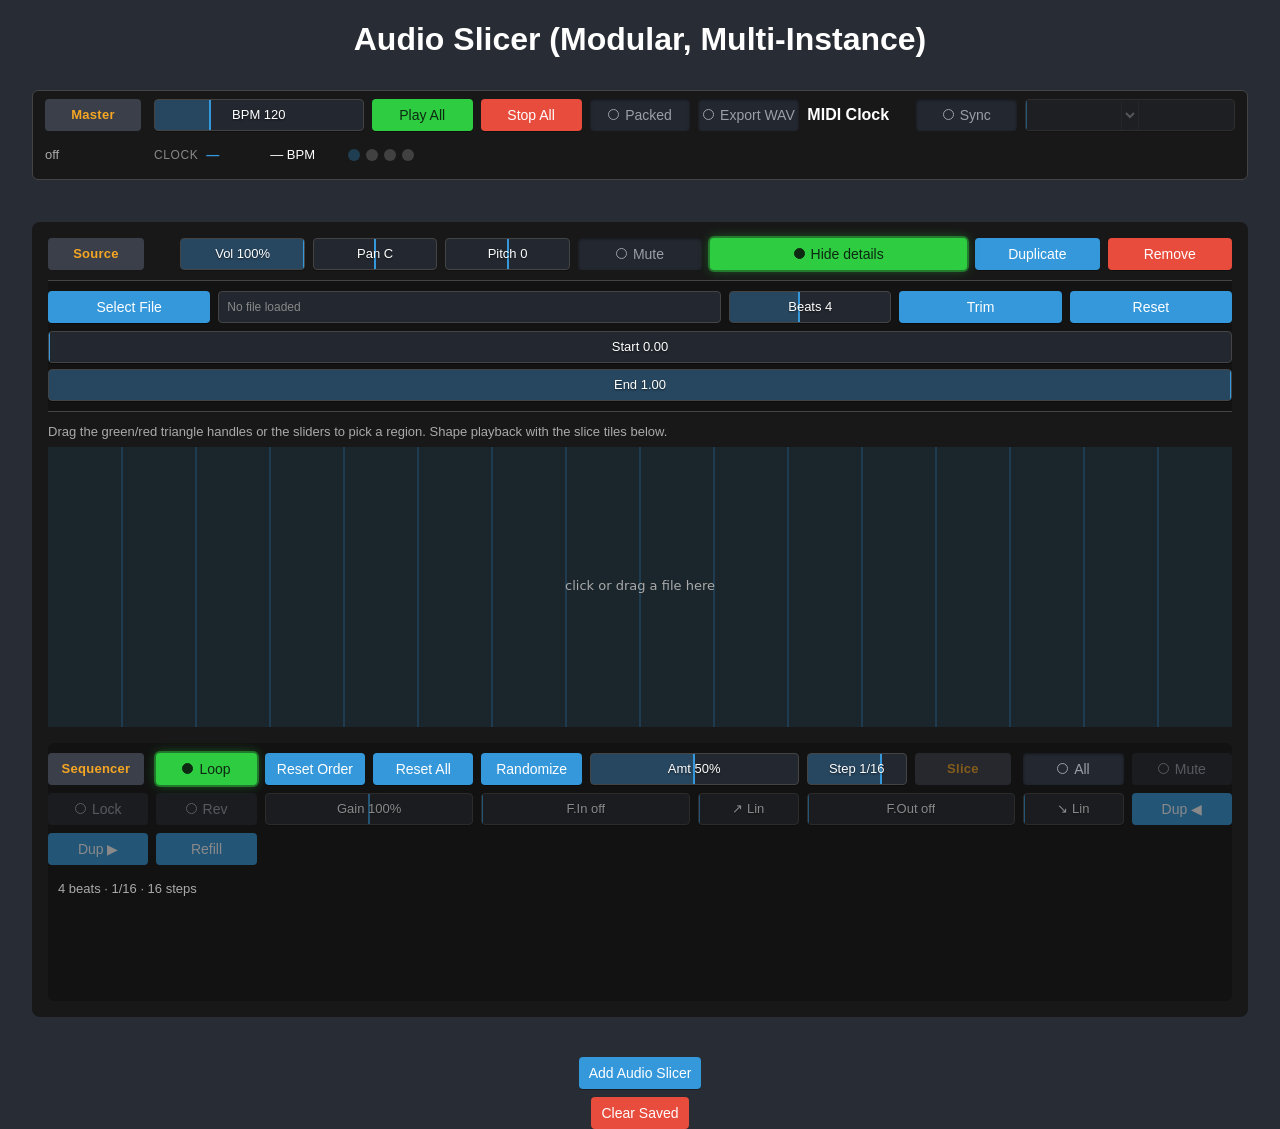
<file: public/index.html>
<!DOCTYPE html>
<html lang="en">
<head>
	<meta charset="utf-8" />
	<title>Audio Slicer Modular</title>
	<link rel="icon" href="data:," />
	<link rel="stylesheet" href="css/styles.css" />
</head>
<body>
	<h1>Audio Slicer (Modular, Multi-Instance)</h1>
	<div id="midiBar"></div>
	<div id="slicers"></div>
	<button id="addSlicerBtn">Add Audio Slicer</button>
	<button id="clearStateBtn">Clear Saved</button>
	<script type="module" src="js/main.js"></script>
</body>
</html>
</file>
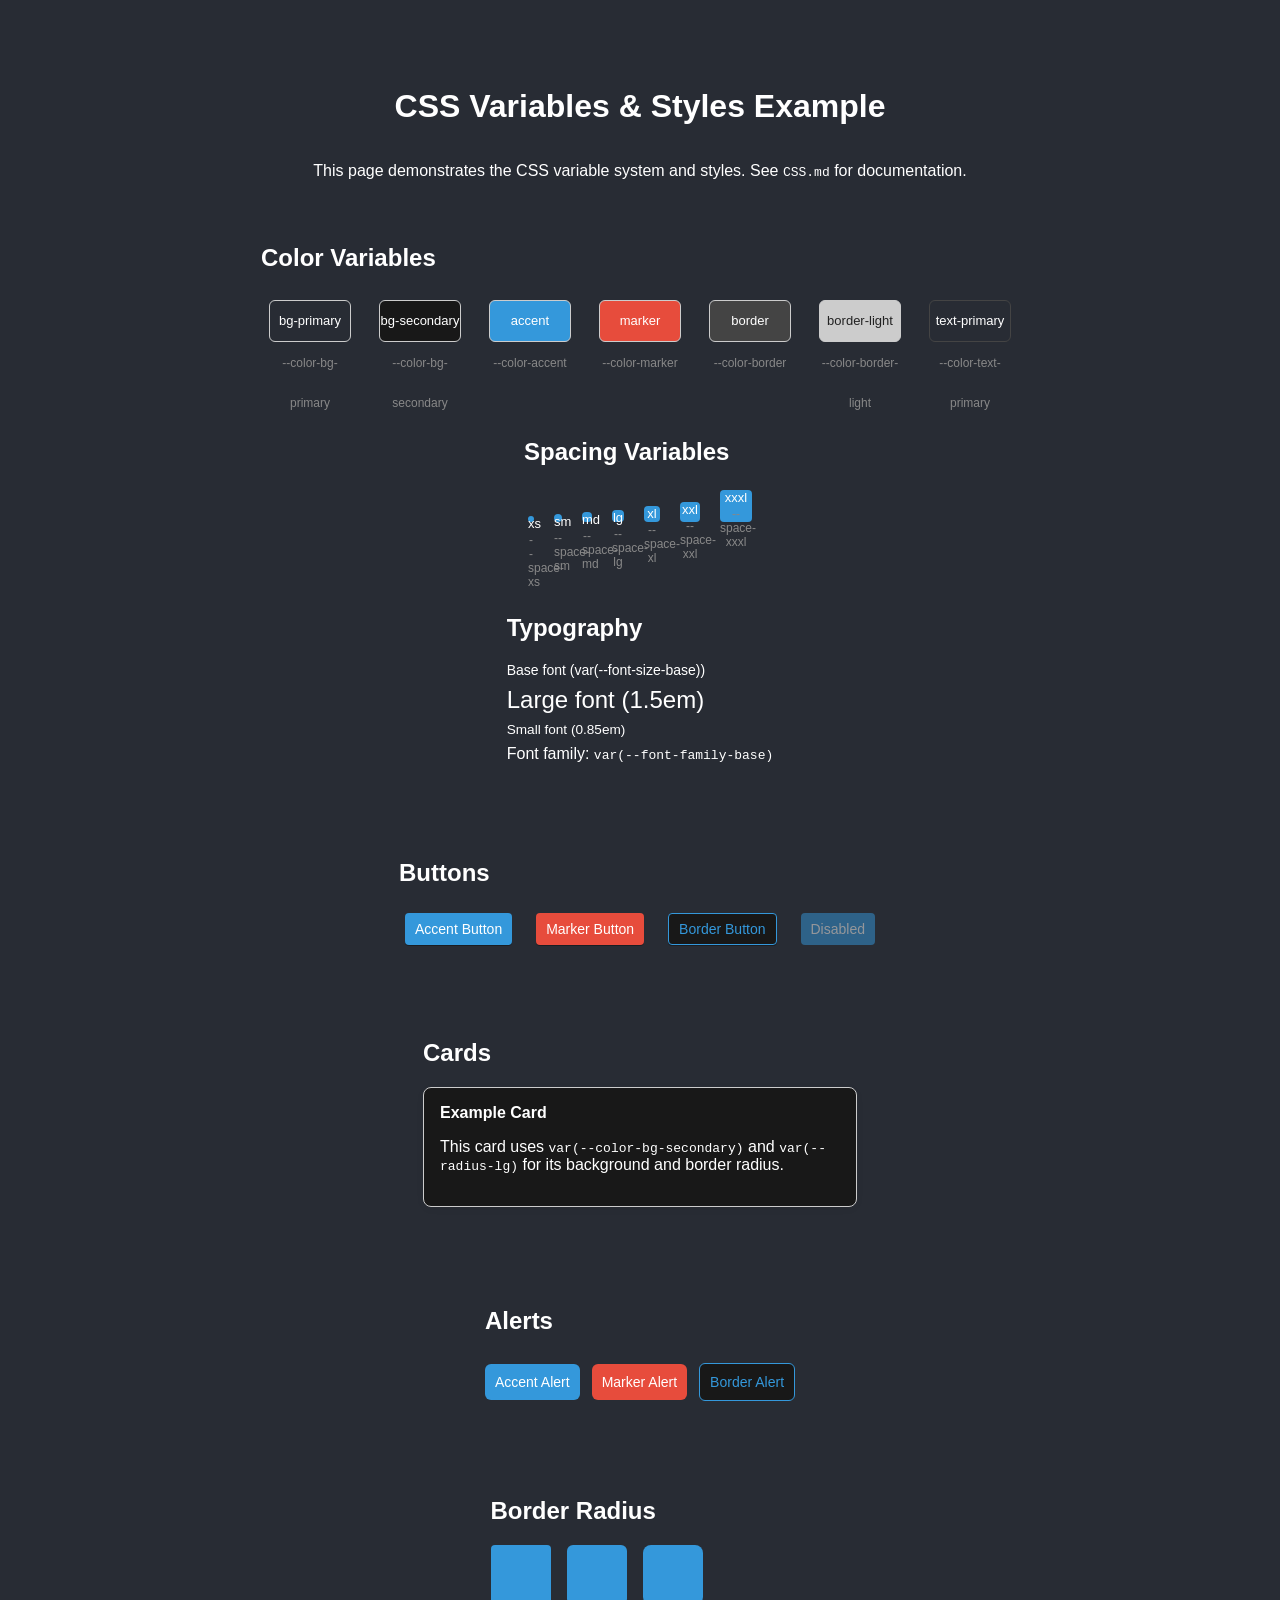
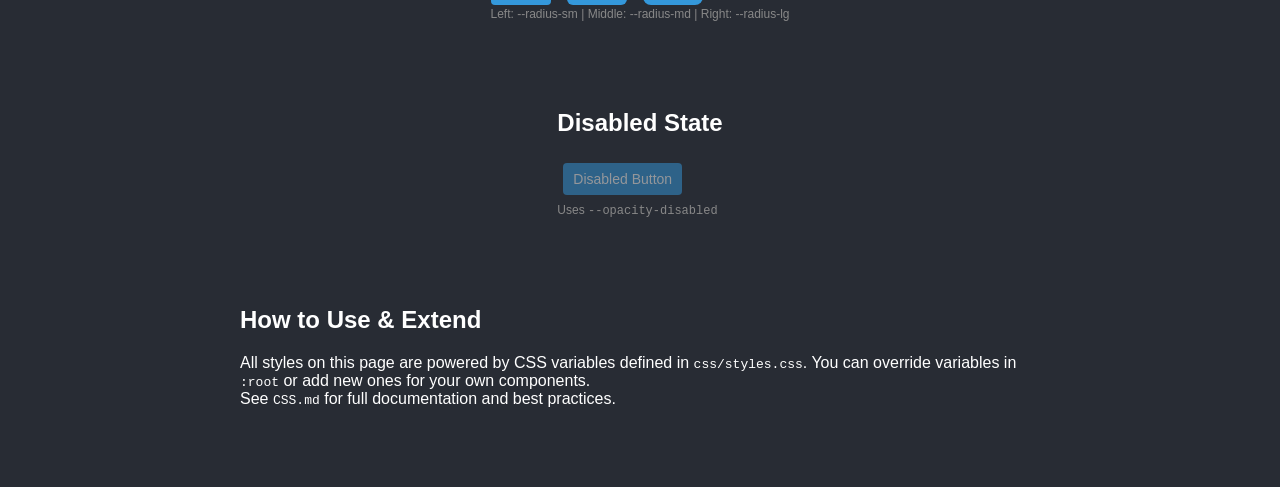
<file: public/example.html>
<!DOCTYPE html>
<html lang="en">
<head>
	<meta charset="UTF-8">
	<title>CSS Variables & Styles Example Page</title>
	<meta name="viewport" content="width=600, initial-scale=1">
	<link rel="stylesheet" href="css/styles.css">
	<link rel="stylesheet" href="css/example.css">
</head>
<body class="example-demo">
	<h1>CSS Variables & Styles Example</h1>
	<p>This page demonstrates the CSS variable system and styles. See <code>CSS.md</code> for documentation.</p>

	<div class="section">
		<h2>Color Variables</h2>
		<div class="swatch-row">
			<div class="example-color bg-primary color-primary">bg-primary<br><span class="var-label">--color-bg-primary</span></div>
			<div class="example-color bg-secondary color-primary">bg-secondary<br><span class="var-label">--color-bg-secondary</span></div>
			<div class="example-color bg-accent color-white">accent<br><span class="var-label">--color-accent</span></div>
			<div class="example-color bg-marker color-white">marker<br><span class="var-label">--color-marker</span></div>
			<div class="example-color bg-border color-white">border<br><span class="var-label">--color-border</span></div>
			<div class="example-color bg-border-light color-black">border-light<br><span class="var-label">--color-border-light</span></div>
			<div class="example-color text">text-primary<br><span class="var-label">--color-text-primary</span></div>
		</div>
	</div>

	<div class="section">
		<h2>Spacing Variables</h2>
		<div class="spacing-row">
			<div class="example-spacing space-xs">xs<br><span class="var-label">--space-xs</span></div>
			<div class="example-spacing space-sm">sm<br><span class="var-label">--space-sm</span></div>
			<div class="example-spacing space-md">md<br><span class="var-label">--space-md</span></div>
			<div class="example-spacing space-lg">lg<br><span class="var-label">--space-lg</span></div>
			<div class="example-spacing space-xl">xl<br><span class="var-label">--space-xl</span></div>
			<div class="example-spacing space-xxl">xxl<br><span class="var-label">--space-xxl</span></div>
			<div class="example-spacing space-xxxl">xxxl<br><span class="var-label">--space-xxxl</span></div>
		</div>
	</div>

	<div class="section">
		<h2>Typography</h2>
		<div class="example-font font-base">Base font (var(--font-size-base))</div>
		<div class="example-font font-large">Large font (1.5em)</div>
		<div class="example-font font-small">Small font (0.85em)</div>
		<div class="example-font" style="font-family: var(--font-family-base);">Font family: <code>var(--font-family-base)</code></div>
	</div>

	<div class="section">
		<h2>Buttons</h2>
		<div class="btn-row">
			<button class="example-btn btn-accent">Accent Button</button>
			<button class="example-btn btn-marker">Marker Button</button>
			<button class="example-btn btn-border">Border Button</button>
			<button class="example-btn btn-accent btn-disabled" disabled>Disabled</button>
		</div>
	</div>

	<div class="section">
		<h2>Cards</h2>
		<div class="example-card">
			<strong>Example Card</strong>
			<p>This card uses <code>var(--color-bg-secondary)</code> and <code>var(--radius-lg)</code> for its background and border radius.</p>
		</div>
	</div>

	<div class="section">
		<h2>Alerts</h2>
		<div class="alert-row">
			<div class="example-alert alert-accent">Accent Alert</div>
			<div class="example-alert alert-marker">Marker Alert</div>
			<div class="example-alert alert-border">Border Alert</div>
		</div>
	</div>

	<div class="section">
		<h2>Border Radius</h2>
		<div class="flex-row">
			<div class="w60 h60 bg-accent radius-sm"></div>
			<div class="w60 h60 bg-accent radius-md"></div>
			<div class="w60 h60 bg-accent radius-lg"></div>
		</div>
		<div class="var-label">Left: --radius-sm | Middle: --radius-md | Right: --radius-lg</div>
	</div>

	<div class="section">
		<h2>Disabled State</h2>
		<button class="example-btn btn-accent btn-disabled" disabled>Disabled Button</button>
		<span class="var-label">Uses <code>--opacity-disabled</code></span>
	</div>

	<div class="section">
		<h2>How to Use & Extend</h2>
		<p>
			All styles on this page are powered by CSS variables defined in <code>css/styles.css</code>. You can override variables in <code>:root</code> or add new ones for your own components.<br>
			See <code>CSS.md</code> for full documentation and best practices.
		</p>
	</div>
</body>
</html>
</file>
<file: public/css/styles.css>
:root {
	/* Colors */
	--color-bg-primary: #282c34;
	--color-bg-secondary: #181818;
	--color-text-primary: #ffffff;
	--color-accent: #3498db;
	--color-marker: #e74c3c;
	--color-border: #444;
	--color-border-light: #ccc;

	/* Border radius */
	--radius-sm: 4px;
	--radius-md: 6px;
	--radius-lg: 8px;

	/* Spacing */
	--space-xs:   6px;
	--space-sm:   8px;
	--space-md:  10px;
	--space-lg:  12px;
	--space-xl:  16px;
	--space-xxl: 20px;
	--space-xxxl:32px;

	/* Font */
	--font-family-base: sans-serif;
	--font-size-base:  14px;

	/* Transition */
	--transition-fast: 0.2s;
	--transition-press: 0.08s;

	/* Opacity */
	--opacity-disabled: 0.5;

	/* Semantic action colors + per-state shades.
	   Neutral = blue (default), positive = green (play / on), danger = red
	   (stop / destructive). Each action gets a resting, hover and pressed shade
	   so every control reads the same way: hover lightens, press darkens. */
	--color-accent-hover:    #4aa9e6;
	--color-accent-active:   #2c80b8;
	--color-positive:        #2ecc40;
	--color-positive-hover:  #43d957;
	--color-positive-active: #25a833;
	--color-on-positive:     #0d2912;   /* dark text on green for contrast */
	--color-danger:          #e74c3c;
	--color-danger-hover:    #ef6253;
	--color-danger-active:   #c0392b;

	/* Input/select surface (a touch lighter than the container so fields read). */
	--color-input-bg:        #23272f;
	--color-border-hover:    #5a5f68;

	/* Section-label chip: neutral grey plate with bold orange title text. */
	--color-label-bg:        #3a3f4a;
	--color-label-text:      #f5a623;

	/* Shared focus ring + raised-button shadow. */
	--focus-ring:    0 0 0 3px rgba(255, 255, 255, 0.30);
	--focus-ring-accent: 0 0 0 3px rgba(52, 152, 219, 0.30);
	--shadow-btn:    0 1px 0 rgba(0, 0, 0, 0.35);

	/* --- Layout grid ---------------------------------------------------------
	   A single relative base unit drives every height, gap and column width, so
	   the whole UI scales with the root font size (and never hard-codes layout
	   pixels). Bump --ui-scale for a roomier mode or a user "size" preference and
	   the toolbars, control heights, gaps and knobs all grow together. */
	--ui-scale:    1;
	--grid-unit:   calc(0.5rem * var(--ui-scale));  /* base rhythm  (~8px @ 1)  */
	--gap:         var(--grid-unit);                /* gap between cells        */
	--control-h:   calc(var(--grid-unit) * 4);      /* one interface row (~32px)*/
	--col-min:     calc(var(--grid-unit) * 12);     /* min column width (~96px) */
	--tile-h:      calc(var(--grid-unit) * 11);     /* sequencer tile row (~88px)*/
}

/* Basic reset and layout */
body {
	margin: 0;
	padding: 0;
	background: var(--color-bg-primary);
	color: var(--color-text-primary);
	font-family: var(--font-family-base);
	display: flex;
	flex-direction: column;
	align-items: center;
}

#slicers {
	width: 100%;
	display: flex;
	flex-direction: column;
	align-items: center;
}

/* Footer actions (Add Slicer / Clear Saved) sit outside any grid — give them
   back the breathing room the old per-button margin used to provide. */
#addSlicerBtn,
#clearStateBtn {
	margin: var(--grid-unit) auto 0;
}

/* Dropzone */
#dropzone {
	width: 300px;
	height: 80px;
	border: 2px dashed var(--color-accent);
	border-radius: var(--radius-lg);
	color: var(--color-accent);
	text-align: center;
	line-height: 80px;
	margin: var(--space-xxl) auto;
	cursor: pointer;
	transition: background-color var(--transition-fast);
}
#dropzone:hover {
	background-color: rgba(52, 152, 219, 0.06);
}
#dropzone.drag-over {
	background-color: rgba(52, 152, 219, 0.1); /* Could be var(--color-accent) with alpha, but CSS vars don't support alpha directly */
}

/* Subdivisions label and select */
label[for="subdivisions"] {
	margin-right: var(--space-sm);
}
#subdivisions {
	margin-right: var(--space-xl);
}

/* Button styling.
   Five states for every button: resting (inactive), hover, active (pressed),
   focus-visible (keyboard ring) and disabled. Neutral is the blue default;
   intent variants below recolour resting/hover/active. The `:not(:disabled)`
   guards keep hover/press effects from firing on a dimmed, dead button. */
button {
	background-color: var(--color-accent);
	color: var(--color-text-primary);
	border: none;
	border-radius: var(--radius-sm);
	box-sizing: border-box;
	min-height: var(--control-h);
	padding: 0 var(--space-md);
	cursor: pointer;
	font-size: var(--font-size-base);
	/* Center the label so every button shares one baseline regardless of width. */
	display: inline-flex;
	align-items: center;
	justify-content: center;
	box-shadow: var(--shadow-btn);
	transition: background-color var(--transition-fast),
	            box-shadow       var(--transition-fast),
	            transform        var(--transition-press) ease;
}
button:hover:not(:disabled) {
	background-color: var(--color-accent-hover);
}
button:active:not(:disabled) {
	background-color: var(--color-accent-active);
	transform: translateY(1px);
	box-shadow: none;
}
button:focus-visible {
	outline: none;
	box-shadow: var(--focus-ring);
}
button:disabled {
	opacity: var(--opacity-disabled);
	cursor: not-allowed;
	box-shadow: none;
}
/* display:inline-flex above would otherwise defeat the [hidden] attribute. */
button[hidden] {
	display: none;
}

/* Intent: primary / "go" (green) — Play, Play Seq. Dark text for contrast. */
.slicer-playpause-btn,
.seq-play-btn {
	background-color: var(--color-positive);
	color: var(--color-on-positive);
}
.slicer-playpause-btn:hover:not(:disabled),
.seq-play-btn:hover:not(:disabled) {
	background-color: var(--color-positive-hover);
}
.slicer-playpause-btn:active:not(:disabled),
.seq-play-btn:active:not(:disabled) {
	background-color: var(--color-positive-active);
}

/* Intent: stop / destructive (red) — Stop, Stop Seq, Remove, Clear Saved. */
.slicer-stop-btn,
.seq-stop-btn,
.slicer-remove-btn,
#clearStateBtn {
	background-color: var(--color-danger);
}
.slicer-stop-btn:hover:not(:disabled),
.seq-stop-btn:hover:not(:disabled),
.slicer-remove-btn:hover:not(:disabled),
#clearStateBtn:hover:not(:disabled) {
	background-color: var(--color-danger-hover);
}
.slicer-stop-btn:active:not(:disabled),
.seq-stop-btn:active:not(:disabled),
.slicer-remove-btn:active:not(:disabled),
#clearStateBtn:active:not(:disabled) {
	background-color: var(--color-danger-active);
}

/* Section-label chip — a reusable title plate (e.g. "Source", "Sequencer").
   Neutral grey, bold orange text, and a full grid citizen: it takes --control-h
   height and whatever column span setSpan() gives it, so it scales with the rest
   of the system. */
.ui-label {
	display: inline-flex;
	align-items: center;
	justify-content: center;
	box-sizing: border-box;
	/* Fixed width so the section titles (Master / Source / Sequencer) are all the
	   same size across their toolbars, instead of stretching to each grid's column
	   width. --col-min is the grid column minimum, so it never overflows a cell. */
	width: var(--col-min);
	justify-self: start;
	min-height: var(--control-h);
	padding: 0 var(--space-md);
	border-radius: var(--radius-sm);
	background: var(--color-label-bg);
	color: var(--color-label-text);
	font-size: 13px;
	font-weight: bold;
	letter-spacing: 0.02em;
	white-space: nowrap;
	user-select: none;
}
/* Disabled section label (e.g. "Slice" while no slice is selected). */
.ui-label.disabled {
	opacity: var(--opacity-disabled);
}

/* --- Form controls: selects, text/number inputs, file picker, checkbox ---
   Same five-state language as buttons: a resting field surface, a brighter
   border on hover, an accent border + ring on focus, and a dim/no-cursor
   disabled look. */
select,
input[type="number"],
input[type="text"] {
	background-color: var(--color-input-bg);
	color: var(--color-text-primary);
	border: 1px solid var(--color-border);
	border-radius: var(--radius-sm);
	box-sizing: border-box;
	min-height: var(--control-h);
	padding: 0 var(--space-sm);
	font-family: inherit;
	font-size: 13px;
	transition: border-color var(--transition-fast),
	            box-shadow   var(--transition-fast);
}
select {
	cursor: pointer;
}
select:hover:not(:disabled),
input[type="number"]:hover:not(:disabled),
input[type="text"]:hover:not(:disabled) {
	border-color: var(--color-border-hover);
}
select:focus-visible,
input[type="number"]:focus-visible,
input[type="text"]:focus-visible {
	outline: none;
	border-color: var(--color-accent);
	box-shadow: var(--focus-ring-accent);
}
select:disabled,
input[type="number"]:disabled,
input[type="text"]:disabled {
	opacity: var(--opacity-disabled);
	cursor: not-allowed;
}

/* File picker: style its embedded button as a neutral button with states. */
input[type="file"] {
	color: var(--color-text-primary);
	font-size: 13px;
}
input[type="file"]::file-selector-button {
	background-color: var(--color-accent);
	color: var(--color-text-primary);
	border: none;
	border-radius: var(--radius-sm);
	min-height: calc(var(--control-h) - 2px);
	padding: 0 var(--space-md);
	margin-right: var(--space-sm);
	cursor: pointer;
	font-size: 13px;
	box-shadow: var(--shadow-btn);
	transition: background-color var(--transition-fast);
}
input[type="file"]::file-selector-button:hover {
	background-color: var(--color-accent-hover);
}
input[type="file"]:focus-visible {
	outline: none;
}
input[type="file"]:focus-visible::file-selector-button {
	box-shadow: var(--focus-ring);
}

/* Checkbox: tint with the accent, add a hover affordance and a focus ring. */
input[type="checkbox"] {
	accent-color: var(--color-accent);
	width: 15px;
	height: 15px;
	cursor: pointer;
	transition: filter var(--transition-fast);
}
input[type="checkbox"]:hover:not(:disabled) {
	filter: brightness(1.2);
}
input[type="checkbox"]:focus-visible {
	outline: none;
	border-radius: 3px;
	box-shadow: var(--focus-ring);
}
input[type="checkbox"]:disabled {
	opacity: var(--opacity-disabled);
	cursor: not-allowed;
}

/* Canvas container */
#canvasContainer {
	position: relative;
	width: 80%;
	max-width: 800px;
	height: 200px;
	margin: var(--space-xxl) auto;
	border: 1px solid var(--color-border);
	border-radius: var(--radius-md);
	overflow: hidden;
}

/* Waveform canvas */
#waveformCanvas {
	width: 100%;
	height: 100%;
	display: block;
}

/* Markers for start/end selection */
.marker {
	position: absolute;
	top: 0;
	width: 2px;
	height: 100%;
	background-color: var(--color-marker);
	cursor: ew-resize;
	z-index: 2;
}
.marker.start {
	left: 0;
}
.marker.end {
	right: 0;
}

/* Segment controls container */
#segmentControls {
	display: flex;
	flex-wrap: wrap;
	justify-content: center;
	margin: 10px auto;
}

/* Audio Slicer Modular styles */
.slicer-container {
	margin: var(--space-xxxl) auto;
	padding: var(--space-xl);
	border-radius: var(--radius-lg);
	/* Two mindsets trade vertical space (see applyEditMode in main.js): perform mode
	   (details hidden) gets a tall sequencer tile row + short waveform; edit mode
	   (.editing, details shown) gets short tiles + a tall waveform. The waveform
	   height is driven in JS; the tile row follows --tile-h here. */
	--tile-h: calc(var(--grid-unit) * 16);   /* perform: tall tiles */
	background: var(--color-bg-secondary);
	position: relative;
	box-sizing: border-box;
	width: min(95vw, 1600px);
}
.slicer-waveform-canvas {
	display: block;
	width: 100%;
}
/* "Source" title at the top-left of each slicer. */
/* Edit mindset: short tiles (the sequencer yields space to the tall waveform). */
.slicer-container.editing {
	--tile-h: calc(var(--grid-unit) * 7);
}
/* The slice hint under the waveform is only relevant while editing. */
.slicer-container:not(.editing) .wave-help {
	display: none;
}
/* --- Control toolbars: a fluid, relative-unit grid -----------------------
   .slicer-controls splits into the interface cluster (flexible) + the knob rack
   (intrinsic). The cluster is an auto-fit grid: it makes as many --col-min
   columns as the width allows and collapses the empty ones, so the row fills
   and reflows on any screen with no breakpoints. Every cell is --control-h tall;
   wider controls span 2 columns (.span-2), full-width ones span the row. */
.slicer-controls {
	margin-bottom: var(--space-lg);
}

.toolbar-cluster {
	display: grid;
	grid-template-columns: repeat(auto-fit, minmax(var(--col-min), 1fr));
	/* Rows are one control tall by default, but grow to fit taller full-width
	   content (the Show-details panel stacks two control-height region sliders,
	   which a fixed --control-h row would clip onto the waveform below). */
	grid-auto-rows: minmax(var(--control-h), auto);
	align-items: stretch;
	gap: var(--gap);
}

/* Controls fill their grid cell so a row of buttons reads as even columns;
   keep labels on one line so a narrow cell never wraps the text. */
.toolbar-cluster > button,
.seq-toolbar > button,
.midi-bar > button {
	width: 100%;
	margin: 0;
	white-space: nowrap;
}

/* Per-item grid sizing. Every cell spans --col-span columns and --row-span rows
   (default 1×1). Assign per control either inline — el.style.setProperty(
   '--col-span', 3) — or with the .span-N / .row-N / .span-full helpers below.
   This is the single knob for "how many grid units does this item take". */
.toolbar-cluster > *,
.seq-toolbar > *,
.midi-bar > * {
	grid-column: span var(--col-span, 1);
	grid-row:    span var(--row-span, 1);
}
.span-2 { --col-span: 2; }
.span-3 { --col-span: 3; }
.span-4 { --col-span: 4; }
.row-2  { --row-span: 2; }
.row-3  { --row-span: 3; }
/* Full-width cell (scoped so it outranks the generic span rule above). */
.toolbar-cluster > .span-full,
.seq-toolbar     > .span-full,
.midi-bar        > .span-full { grid-column: 1 / -1; }

/* A label+control field (File, Units) behaves as one cell. */
.toolbar-field {
	display: flex;
	align-items: center;
	gap: var(--space-xs);
	min-height: var(--control-h);
	color: var(--color-text-primary);
	font-size: 13px;
	white-space: nowrap;
}
.toolbar-field select,
.toolbar-field input { flex: 1; min-width: 0; }

/* File-details readout: a quiet field-surface cell listing the loaded file's
   name (truncating) and its specs. A grid citizen at --control-h like the rest. */
.file-info {
	display: flex;
	align-items: center;
	gap: var(--space-sm);
	box-sizing: border-box;
	min-width: 0;                /* allow the name to ellipsis inside the cell */
	min-height: var(--control-h);
	padding: 0 var(--space-sm);
	border: 1px solid var(--color-border);
	border-radius: var(--radius-sm);
	background: var(--color-input-bg);
	color: #888;                 /* muted when empty ("No file loaded") */
	font-size: 12px;
}
.file-info.has-file {
	color: var(--color-text-primary);
}
.file-info-name {
	flex: 1 1 auto;
	min-width: 0;
	overflow: hidden;
	text-overflow: ellipsis;
	white-space: nowrap;
	font-weight: 600;
}
.file-info-meta {
	flex: 0 0 auto;
	color: #888;
	font-variant-numeric: tabular-nums;
}

.input-width-60 {
	width: calc(var(--grid-unit) * 7.5);   /* ~60px, scales with the grid */
}

/* --- Collapsible details panel (Start/End numerics + sliders) --- */
.slicer-details {
	margin-top: var(--space-md);
	padding: var(--space-md) 0;               /* top/bottom only — no side padding */
	border-top: 1px solid var(--color-border);
	border-bottom: 1px solid var(--color-border);
	background: rgba(0, 0, 0, 0.20);
}
.slicer-details[hidden] {
	display: none;
}

/* Toggle styling for .slicer-details-btn lives with .seq-loop-btn (search
   "Toggle buttons"). */

/* --- Start/End slider row --- */
.slicer-slider-row {
	display: flex;
	flex-direction: column;
	gap: var(--space-xs);
	padding: var(--space-sm) 0 0 0;
}

.slicer-slider-label {
	display: flex;
	align-items: center;
	gap: var(--space-md);
	color: var(--color-text-primary);
	font-size: var(--font-size-base);
}

.slicer-range-slider,
.seq-rand-level {
	-webkit-appearance: none;
	appearance: none;
	height: 6px;
	border-radius: var(--radius-sm);
	background: var(--color-bg-primary);
	border: 1px solid var(--color-border);
	outline: none;
	cursor: pointer;
	transition: border-color var(--transition-fast),
	            box-shadow   var(--transition-fast);
}
.slicer-range-slider {
	flex: 1;
}

/* Range states (covers start/end + Amount): brighten the track border on
   hover, ring on focus, dim when disabled. */
.slicer-range-slider:hover:not(:disabled),
.seq-rand-level:hover:not(:disabled) {
	border-color: var(--color-border-hover);
}
.slicer-range-slider:focus-visible,
.seq-rand-level:focus-visible {
	border-color: var(--color-accent);
	box-shadow: var(--focus-ring-accent);
}
.slicer-range-slider:disabled,
.seq-rand-level:disabled {
	opacity: var(--opacity-disabled);
	cursor: not-allowed;
}

.slicer-range-slider::-webkit-slider-thumb,
.seq-rand-level::-webkit-slider-thumb {
	-webkit-appearance: none;
	appearance: none;
	width: 16px;
	height: 16px;
	border-radius: 50%;
	background: var(--color-accent);
	border: 2px solid var(--color-text-primary);
	cursor: grab;
	transition: transform var(--transition-fast);
}

.slicer-range-slider:hover::-webkit-slider-thumb,
.seq-rand-level:hover::-webkit-slider-thumb {
	transform: scale(1.1);
}
.slicer-range-slider::-webkit-slider-thumb:active,
.seq-rand-level::-webkit-slider-thumb:active {
	cursor: grabbing;
	transform: scale(1.15);
}

.slicer-range-slider::-moz-range-thumb,
.seq-rand-level::-moz-range-thumb {
	width: 14px;
	height: 14px;
	border-radius: 50%;
	background: var(--color-accent);
	border: 2px solid var(--color-text-primary);
	cursor: grab;
}

.slicer-range-end::-webkit-slider-thumb {
	background: var(--color-marker);
}

.slicer-range-end::-moz-range-thumb {
	background: var(--color-marker);
}

/* --- Sequencer --- */
.sequencer {
	position: relative;   /* anchors the modifier-settings overlay */
	margin-top: var(--space-xl);
	padding: var(--space-md) 0 0;
	border-radius: var(--radius-md);
	background: rgba(0, 0, 0, 0.25);
}

.seq-toolbar {
	display: grid;
	grid-template-columns: repeat(auto-fit, minmax(var(--col-min), 1fr));
	grid-auto-rows: var(--control-h);
	align-items: center;
	gap: var(--gap);
	margin-bottom: var(--space-md);
}
/* Spans for these are assigned per item in main.js (--col-span / .span-full);
   here we just let their inner control fill the wider cell. */
.seq-bpm-label .seq-bpm-input,
.seq-division-label .seq-division-select { flex: 1; min-width: 0; }
.seq-status { margin-left: 0; }


.seq-bpm-label,
.seq-division-label {
	display: flex;
	align-items: center;
	gap: var(--space-xs);
	color: var(--color-text-primary);
	font-size: 13px;
}

.seq-bpm-reset-btn {
	font-size: 12px;
	padding: 2px 8px;
	cursor: pointer;
}

.seq-rand-level-label {
	display: flex;
	align-items: center;
	gap: var(--space-xs);
	color: var(--color-text-primary);
	font-size: 13px;
}

.seq-rand-level {
	width: 90px;
}

.seq-rand-level-value {
	min-width: 32px;
	text-align: right;
	color: #aaa;
	font-variant-numeric: tabular-nums;
}

.seq-status {
	margin-left: var(--space-md);
	color: #aaa;
	font-size: 13px;
}

/* Global MIDI clock sync bar — sits above the slicers as a master tempo control. */
.midi-bar {
	display: grid;
	grid-template-columns: repeat(auto-fit, minmax(var(--col-min), 1fr));
	grid-auto-rows: var(--control-h);
	align-items: center;
	gap: var(--gap);
	/* Full width, matching the slicer panels (same fluid grid as the toolbars). */
	width: min(95vw, 1600px);
	box-sizing: border-box;
	margin: var(--space-md) auto;
	padding: var(--space-sm) var(--space-lg);
	border: 1px solid var(--color-border);
	border-radius: var(--radius-md);
	background: var(--color-bg-secondary);
}

/* Positioned host wrapping the waveform canvas so overlays (background-task band,
   etc.) can float over it without affecting layout. */
.wave-wrap {
	position: relative;
	width: 100%;
}

/* Background-task overlay: a non-interactive band across the bottom 1/8 of the
   waveform, shown while a clip is being processed (time-stretch). Translucent
   blue plate, a translucent highlight progress fill that blends with the
   waveform (invert-ish via mix-blend), and a light label. Fades in/out gently;
   absolutely positioned so it never shifts layout. */
.wave-task {
	position: absolute;
	left: 0;
	right: 0;
	bottom: 0;
	height: 12.5%;                 /* 1/8 of the waveform box */
	display: flex;
	align-items: center;
	overflow: hidden;
	background: rgba(52, 152, 219, 0.22);   /* translucent blue */
	pointer-events: none;          /* no mouse events on this element */
	opacity: 0;
	/* Asymmetric fade: this (no .is-active) is the fade-OUT — quick. */
	transition: opacity 320ms ease;
	z-index: 5;
}
.wave-task.is-active {
	opacity: 1;
	/* Fade-IN — substantially faster (snaps in as work starts). */
	transition: opacity 110ms ease-out;
}
/* Progress fill — translucent highlight that grows left→right with the percent,
   inverting the waveform beneath it. No width transition: the fill width is set
   to the exact same rounded percent as the label, so bar and number stay in
   lockstep (parity) rather than the bar sliding behind the text. */
.wave-task-fill {
	position: absolute;
	left: 0;
	top: 0;
	bottom: 0;
	width: 0;
	background: rgba(120, 200, 255, 0.6);
	mix-blend-mode: difference;    /* invert-style overlay; tune/remove later */
}
.wave-task-label {
	position: relative;            /* above the fill */
	z-index: 1;
	padding: 0 var(--space-sm);
	color: #f0f0f0;                /* light grey / white */
	font-size: 11px;
	font-variant-numeric: tabular-nums;
	white-space: nowrap;
	text-shadow: 0 1px 2px rgba(0, 0, 0, 0.6);
}

/* Preview transport: small floating Play/Pause + Stop over the waveform. Shown
   only while a click-to-audition preview runs (.visible); absolutely positioned
   so it never shifts layout. Container ignores pointer events (clicks fall
   through to the waveform for re-positioning); only the buttons are clickable. */
.wave-transport {
	position: absolute;
	top: var(--space-sm);
	left: 50%;
	transform: translateX(-50%);
	display: flex;
	gap: var(--space-xs);
	padding: 4px;
	border-radius: var(--radius-md);
	background: rgba(0, 0, 0, 0.55);
	box-shadow: 0 2px 8px rgba(0, 0, 0, 0.5);
	pointer-events: none;
	opacity: 0;
	transition: opacity 150ms ease;
	z-index: 6;
}
.wave-transport.visible {
	opacity: 1;
	pointer-events: auto;
}
.wave-transport-btn {
	width: 28px;
	height: 28px;
	min-height: 0;                 /* override the base button --control-h */
	padding: 0;
	border-radius: var(--radius-sm);
	background: rgba(255, 255, 255, 0.14);
	color: #fff;
	font-size: 13px;
	line-height: 1;
	box-shadow: none;
}
.wave-transport-btn:hover:not(:disabled) {
	background: rgba(255, 255, 255, 0.26);
}
.wave-transport-btn:active:not(:disabled) {
	transform: translateY(1px);
}

.midi-bar-title {
	font-weight: bold;
	color: var(--color-text-primary);
}

.midi-enable-label {
	display: flex;
	align-items: center;
	gap: var(--space-xs);
	color: var(--color-text-primary);
	font-size: 13px;
	cursor: pointer;
}

.midi-device-select {
	max-width: 240px;
}

.midi-status {
	color: #aaa;
	font-size: 13px;
	font-variant-numeric: tabular-nums;
}

/* Clock indicator: source + master BPM + a 4-beat pulse, pinned to the right. */
.clock-indicator {
	display: flex;
	align-items: center;
	gap: var(--space-sm);
	/* In the grid the indicator is a normal cell (no flex auto-margin push). */
}

.clock-label {
	color: #888;
	font-size: 12px;
	text-transform: uppercase;
	letter-spacing: 0.05em;
}

.clock-source {
	font-weight: bold;
	color: var(--color-accent);
	font-size: 13px;
	min-width: 56px;
}

.clock-bpm {
	color: var(--color-text-primary);
	font-size: 13px;
	font-variant-numeric: tabular-nums;
	min-width: 64px;
}

.clock-beats {
	display: flex;
	align-items: center;
	gap: var(--space-xs);
	margin-left: var(--space-xs);
}

.clock-beat-dot {
	width: 12px;
	height: 12px;
	border-radius: 50%;
	background: var(--color-text-primary);
	opacity: 0.18;
	/* Beat 1 (the downbeat) gets a brighter resting tint so the bar start reads. */
	transition: opacity 0.05s linear;
}

.clock-beat-dot:first-child { background: var(--color-accent); opacity: 0.3; }

.clock-beat-dot.active {
	background: var(--color-marker);
}

/* Tile row: one flex item per slice, width ∝ unit span. Laid edge-to-edge so the
   row reads as one continuous waveform that rearranges with the slices. */
.seq-steps {
	display: flex;
	align-items: stretch;
	gap: 0;
	min-height: var(--tile-h);
	border-radius: var(--radius-sm);
	overflow: hidden;
}

.seq-tile {
	position: relative;
	flex: 1 1 0;            /* flex-grow set inline to the tile's unit width */
	min-width: 14px;
	height: var(--tile-h);
	background: #161616;   /* dark so the waveform backdrop pops */
	color: var(--color-text-primary);
	text-shadow: 0 1px 2px rgba(0, 0, 0, 0.85);
	cursor: grab;
	user-select: none;
	/* No overflow clip: the start/end flag handles sit on the slice edges and
	   straddle the boundary, so they must be allowed to paint past the tile box. */
	border: 2px solid transparent;
	/* Subtle seam between adjacent slices without shifting layout. */
	box-shadow: inset -1px 0 0 0 rgba(0, 0, 0, 0.55);
	transition: border-color     var(--transition-fast),
	            background-color var(--transition-fast),
	            filter           var(--transition-fast),
	            opacity          var(--transition-fast);
}

/* Leave-gaps mode: a silent slot in the bar. Passive (no handles/drag), rendered
   as an inset dashed well so the empty time reads clearly against the tiles. */
.seq-gap {
	position: relative;
	flex: 1 1 0;            /* flex-grow set inline to the gap's unit width */
	min-width: 6px;
	height: var(--tile-h);
	border: 1px dashed var(--color-border);
	border-radius: var(--radius-sm);
	background: repeating-linear-gradient(
		-45deg,
		rgba(255, 255, 255, 0.03) 0, rgba(255, 255, 255, 0.03) 6px,
		transparent 6px, transparent 12px);
	box-sizing: border-box;
	cursor: pointer;
}
/* Selected empty space: accent-tinted, solid border (echoes .seq-tile.selected). */
.seq-gap.selected {
	border-style: solid;
	border-color: var(--color-accent);
	background: #1e3a52;
}

/* This slice's audio, filling the tile behind the chrome. */
.seq-tile-wave {
	position: absolute;
	inset: 0;
	width: 100%;
	height: 100%;
	display: block;
	z-index: 0;
	pointer-events: none;
}
.seq-tile:hover {
	filter: brightness(1.1);        /* hover feedback with no vertical movement */
}
.seq-tile.muted {
	opacity: 0.4;
}

/* Big source-unit number, centered. */
.seq-tile-label {
	position: absolute;
	inset: 0;
	display: flex;
	align-items: center;
	justify-content: center;
	font-weight: bold;
	font-size: var(--font-size-base);
	pointer-events: none;
	z-index: 1;
}

/* Small unit-width readout, bottom-center. */
.seq-tile-width {
	position: absolute;
	bottom: 2px;
	left: 0;
	right: 0;
	text-align: center;
	font-size: 10px;
	opacity: 0.85;
	pointer-events: none;
	z-index: 1;
}

/* Lock indicator (top-right) on a protected slice. */
.seq-tile-lock {
	position: absolute;
	top: 2px;
	right: 3px;
	font-size: 11px;
	line-height: 1;
	pointer-events: none;
	z-index: 3;
	text-shadow: 0 1px 2px rgba(0, 0, 0, 0.85);
}
/* Locked slice: a faint ring so it reads as protected at a glance. */
.seq-tile.locked {
	box-shadow: inset 0 0 0 2px rgba(245, 166, 35, 0.7);
}

/* Reverse indicator (top-left) on a back-to-front slice. */
.seq-tile-rev {
	position: absolute;
	top: 2px;
	left: 3px;
	font-size: 10px;
	line-height: 1;
	pointer-events: none;
	z-index: 3;
	opacity: 0.9;
	text-shadow: 0 1px 2px rgba(0, 0, 0, 0.85);
}

/* --- Modifier lane: one cell per grid step under the tile row. --------------
   A chip in a cell is a step modifier; its colour encodes the action. */
.seq-mods {
	position: relative;   /* anchors the .mod-brace span overlays */
	display: flex;
	gap: 0;
	margin-top: 2px;
	min-height: calc(var(--grid-unit) * 3.5);
}

.seq-mod-cell {
	position: relative;
	flex: 1 1 0;
	min-width: 6px;
	height: calc(var(--grid-unit) * 3.5);
	border: 1px dashed transparent;
	border-radius: var(--radius-sm);
	box-sizing: border-box;
	cursor: pointer;
}
.seq-mod-cell:hover {
	border-color: var(--color-border);
	background: rgba(255, 255, 255, 0.04);
}

/* The modifier chip. Colour = action intent: mute=red, reverse=violet (echoes
   the ◀ badge), randomize=orange (the label accent), reset=blue, gain=teal,
   ratchet=green. */
.seq-mod {
	position: absolute;
	inset: 1px;
	display: flex;
	align-items: center;
	justify-content: center;
	font-size: 11px;
	font-weight: bold;
	border-radius: var(--radius-sm);
	cursor: grab;
	user-select: none;
	color: var(--color-text-primary);
	text-shadow: 0 1px 2px rgba(0, 0, 0, 0.6);
	transition: filter var(--transition-fast), box-shadow var(--transition-fast);
}
.seq-mod[data-action="mute"]  { background: var(--color-danger-active); }
.seq-mod[data-action="rev"]   { background: #7d3cb8; }
.seq-mod[data-action="gain"]  { background: #1f8f8f; }
.seq-mod[data-action="rand"]  { background: var(--color-label-text); color: #221a05; text-shadow: none; }
.seq-mod[data-action="reset"] { background: var(--color-accent-active); }
.seq-mod[data-action="ratchet"] { background: #2e9e5b; }
.seq-mod:hover    { filter: brightness(1.15); }
.seq-mod.selected { box-shadow: 0 0 0 2px rgba(255, 255, 255, 0.85); }
.seq-mod.dragging { opacity: 0.75; cursor: grabbing; }
/* Fired flash at the modifier's audible moment (class pulsed from JS). */
.seq-mod.fired    { filter: brightness(2); transition: none; }
/* Sustained highlight while a ratchet span is sounding (per-frame from JS). */
.seq-mod.firing   { filter: brightness(1.7); box-shadow: 0 0 6px rgba(46, 158, 91, 0.8); }
/* A modifier swallowed by an active ratchet span: it won't fire this pass. */
.seq-mod.superseded {
	filter: grayscale(1) brightness(0.55);
	outline: 1px dashed #999;
	outline-offset: -1px;
	box-shadow: none;
}

/* Ratchet span brace: bottom edge = duration, right edge = endpoint. Runs from
   the end of the modifier's step to the end of the last covered step; a
   single-step ratchet gets none. */
.mod-brace {
	position: absolute;
	bottom: 1px;
	height: 40%;
	border-bottom: 2px solid #2e9e5b;
	border-right: 2px solid #2e9e5b;
	border-bottom-right-radius: 3px;
	opacity: 0.65;
	pointer-events: none;   /* clicks fall through to the cells beneath */
}
.mod-brace.firing { opacity: 1; filter: brightness(1.5); }

/* Modifier settings overlay: a popover anchored under the selected chip. */
.mod-overlay {
	position: absolute;
	z-index: 20;
	display: flex;
	flex-direction: column;
	gap: calc(var(--gap) / 2);
	padding: var(--gap);
	width: calc(var(--col-min) * 5);   /* 5 action buttons + 3-control ratchet rows need the elbow room */
	background: var(--color-bg-secondary);
	border: 1px solid var(--color-border);
	border-radius: var(--radius-md);
	box-shadow: 0 6px 18px rgba(0, 0, 0, 0.5);
}
.mod-overlay[hidden] { display: none; }

.mod-overlay-row {
	display: flex;
	gap: calc(var(--gap) / 2);
}
.mod-overlay-row > * {
	flex: 1 1 0;
	min-width: 0;
}

.mod-delete-btn {
	background-color: var(--color-danger);
}
.mod-delete-btn:hover:not(:disabled)  { background-color: var(--color-danger-hover); }
.mod-delete-btn:active:not(:disabled) { background-color: var(--color-danger-active); }

/* Resize handles: a coloured line + flag on each slice edge, echoing the
   waveform canvas — green = start (drag back), red = end (drag forward).
   Hidden until the slice is SELECTED (click a tile), so grips don't clutter the
   row until you're editing that slice. Centred on the boundary. */
.seq-tile-resize {
	position: absolute;
	top: 0;
	width: 16px;
	height: 100%;
	cursor: ew-resize;
	z-index: 4;
	opacity: 0;
	pointer-events: none;   /* invisible handles must not steal taps/clicks */
	transition: opacity var(--transition-fast);
	touch-action: none;
}
.seq-tile-resize.start { left:  -8px; color: #2ecc40; }  /* green, left boundary  */
.seq-tile-resize.end   { right: -8px; color: #e74c3c; }  /* red,   right boundary */

.seq-tile.selected .seq-tile-resize {
	opacity: 1;
	pointer-events: auto;
}

/* Vertical line on the boundary. */
.seq-tile-resize::after {
	content: '';
	position: absolute;
	top: 0;
	left: 50%;
	transform: translateX(-50%);
	width: 3px;
	height: 100%;
	background: currentColor;
}
/* Flag: triangle pointing down, sitting at the top of the line. */
.seq-tile-resize::before {
	content: '';
	position: absolute;
	top: 0;
	left: 50%;
	transform: translateX(-50%);
	width: 0;
	height: 0;
	border-left:  6px solid transparent;
	border-right: 6px solid transparent;
	border-top:   9px solid currentColor;
}

/* Per-tile pitch-offset badge (top-right corner; hidden when offset is 0). */
.seq-step-pitch {
	position: absolute;
	top: -4px;
	right: 6px;
	min-width: 16px;
	height: 16px;
	padding: 0 3px;
	border-radius: 8px;
	background: #111;
	color: #fff;
	font-size: 10px;
	font-weight: bold;
	line-height: 16px;
	text-align: center;
	text-shadow: none;
	box-shadow: 0 0 0 1px rgba(255, 255, 255, 0.4);
	cursor: pointer;
	z-index: 2;
}

/* Per-tile gain badge (bottom-right corner; hidden at unity level). Same plate
   as the pitch badge, anchored to the opposite corner. */
.seq-step-gain {
	position: absolute;
	bottom: -4px;
	right: 6px;
	min-width: 16px;
	height: 16px;
	padding: 0 3px;
	border-radius: 8px;
	background: #111;
	color: #fff;
	font-size: 10px;
	font-weight: bold;
	line-height: 16px;
	text-align: center;
	text-shadow: none;
	box-shadow: 0 0 0 1px rgba(255, 255, 255, 0.4);
	cursor: pointer;
	z-index: 2;
}

.seq-tile.playing {
	border-color: #ffffff;
	box-shadow: 0 0 0 3px rgba(255, 255, 255, 0.45),
	            0 0 12px rgba(255, 255, 255, 0.55);
}

/* Selected slice (click to select): accent outline so it's clear which slice the
   Slice settings + length handles act on. */
/* Selected slice: highlight via background tint + a white waveform (drawn in JS) —
   no border, no box-shadow, no movement. */
.seq-tile.selected {
	background: #1e3a52;
}

.seq-tile.dragging {
	opacity: 0.4;
	cursor: grabbing;
}

/* Translucent copy that trails the pointer (X only) during a reorder drag. */
.seq-tile-ghost {
	position: fixed;
	z-index: 1000;
	opacity: 0.6;
	pointer-events: none;
	margin: 0;
	border: 2px solid rgba(255, 255, 255, 0.6);
	border-radius: var(--radius-sm);
	box-shadow: 0 8px 20px rgba(0, 0, 0, 0.55);
	transition: transform 0.09s ease-out;   /* glide as it snaps between slots */
	cursor: grabbing;
}
/* The ghost is a snapshot — no hover lift, and its edge handles stay hidden. */
.seq-tile-ghost:hover { transform: none; }
.seq-tile-ghost .seq-tile-resize { display: none; }

.seq-tile.drop-before {
	box-shadow: inset 4px 0 0 0 #ffffff;
}
.seq-tile.drop-after {
	box-shadow: inset -4px 0 0 0 #ffffff;
}

/* --- Toggle buttons (Loop, Show/Hide details) --------------------------------
   Strong OFF vs ON distinction: OFF is a muted, recessed (inset) surface with a
   hollow pip — clearly "not engaged"; ON is a lit green fill with an outer glow
   and a filled pip. The pip (a leading dot that goes hollow→solid) makes the
   state readable at a glance even before you register the colour. */
.toggle-btn,
.seq-loop-btn,
.slicer-details-btn {
	position: relative;
	gap: var(--space-xs);
	background-color: var(--color-input-bg);   /* OFF: recessed, not action-blue */
	color: #9aa0a8;                            /* dimmed label when off */
	box-shadow: inset 0 1px 3px rgba(0, 0, 0, 0.45);
}
/* Leading indicator pip: hollow ring when off. */
.toggle-btn::before,
.seq-loop-btn::before,
.slicer-details-btn::before {
	content: '';
	flex: 0 0 auto;
	width: 9px;
	height: 9px;
	border-radius: 50%;
	border: 1.5px solid currentColor;
	background: transparent;
	transition: background-color var(--transition-fast);
}
.toggle-btn:hover:not(:disabled),
.seq-loop-btn:hover:not(:disabled),
.slicer-details-btn:hover:not(:disabled) {
	background-color: #2b3038;
	color: var(--color-text-primary);
}
.toggle-btn:active:not(:disabled),
.seq-loop-btn:active:not(:disabled),
.slicer-details-btn:active:not(:disabled) {
	background-color: var(--color-input-bg);
	transform: none;                            /* stay recessed, don't lift */
}
/* ON: lit green fill + outer glow, filled pip. */
.toggle-btn.active,
.seq-loop-btn.active,
.slicer-details-btn.active {
	background-color: var(--color-positive);
	color: var(--color-on-positive);
	box-shadow: 0 0 0 2px rgba(46, 204, 64, 0.45),
	            0 0 12px rgba(46, 204, 64, 0.45);
}
.toggle-btn.active::before,
.seq-loop-btn.active::before,
.slicer-details-btn.active::before {
	background: currentColor;                   /* filled pip when on */
}
.toggle-btn.active:hover:not(:disabled),
.seq-loop-btn.active:hover:not(:disabled),
.slicer-details-btn.active:hover:not(:disabled) {
	background-color: var(--color-positive-hover);
}

/* --- DragControl: unified knob/slider/dropdown replacement -----------------
   Button-shaped grid cell with a translucent fill from the origin to the value,
   a bright vertical leading-edge marker, and a centered "Label value" readout.
   Drag horizontally to change (ew-resize cursor). */
.drag-control {
	position: relative;
	box-sizing: border-box;
	width: 100%;
	min-height: var(--control-h);
	padding: 0 var(--space-md);
	border: 1px solid var(--color-border);
	border-radius: var(--radius-sm);
	background: var(--color-input-bg);
	color: var(--color-text-primary);
	font-size: 13px;
	display: inline-flex;
	align-items: center;
	justify-content: center;
	overflow: hidden;
	cursor: grab;                  /* drag in any direction (H or V) to change */
	user-select: none;
	touch-action: none;            /* dragging shouldn't scroll on touch */
	box-shadow: var(--shadow-btn);
	transition: border-color var(--transition-fast),
	            box-shadow   var(--transition-fast);
}
.drag-control:hover:not(.disabled)  { border-color: var(--color-border-hover); }
.drag-control:focus-visible         { outline: none; box-shadow: var(--focus-ring-accent); }
.drag-control.dragging              { border-color: var(--color-accent); cursor: grabbing; }
.drag-control.disabled {
	opacity: var(--opacity-disabled);
	cursor: not-allowed;
}

/* Translucent fill from origin → value. */
.drag-fill {
	position: absolute;
	top: 0;
	bottom: 0;
	background: rgba(52, 152, 219, 0.28);
	pointer-events: none;
	z-index: 0;
}
/* Bright vertical leading edge at the exact value position. */
.drag-edge {
	position: absolute;
	top: 0;
	bottom: 0;
	width: 2px;
	background: var(--color-accent);
	pointer-events: none;
	z-index: 1;
}
.drag-label {
	position: relative;
	z-index: 2;
	pointer-events: none;
	white-space: nowrap;
	/* Long readouts (e.g. a MIDI device name) truncate with an ellipsis instead
	   of overflowing the fixed-height cell. Short values are unaffected. */
	max-width: 100%;
	overflow: hidden;
	text-overflow: ellipsis;
	font-variant-numeric: tabular-nums;
	text-shadow: 0 1px 2px rgba(0, 0, 0, 0.55);
}
/* A wrapped native input/select stays in the DOM (for value + events) but hidden. */
.drag-native-hidden {
	position: absolute;
	width: 1px;
	height: 1px;
	opacity: 0;
	pointer-events: none;
}

/* --- Export WAV panel --------------------------------------------------------
   A modal card (offline render options) over a dimming backdrop. Uses the shared
   tokens so it reads as part of the same system as the toolbars. */
.export-backdrop {
	position: fixed;
	inset: 0;
	z-index: 2000;
	display: flex;
	align-items: center;
	justify-content: center;
	background: rgba(0, 0, 0, 0.55);
	padding: var(--space-xl);
}
.export-panel {
	width: 100%;
	max-width: calc(var(--grid-unit) * 44);
	max-height: 90vh;
	overflow-y: auto;
	display: flex;
	flex-direction: column;
	gap: var(--space-lg);
	padding: var(--space-xl);
	background: var(--color-bg-primary);
	border: 1px solid var(--color-border);
	border-radius: var(--radius-lg);
	box-shadow: 0 12px 40px rgba(0, 0, 0, 0.6);
	color: var(--color-text-primary);
}
.export-title {
	font-weight: 700;
	font-size: 1.1rem;
	color: var(--color-label-text);
}
.export-list {
	display: flex;
	flex-direction: column;
	gap: var(--space-xs);
}
.export-row {
	display: flex;
	align-items: center;
	gap: var(--space-sm);
	padding: var(--space-xs) var(--space-sm);
	background: var(--color-input-bg);
	border-radius: var(--radius-sm);
	cursor: pointer;
}
.export-row input[type="checkbox"] {
	flex: 0 0 auto;
	width: 16px;
	height: 16px;
	accent-color: var(--color-positive);
	cursor: pointer;
}
.export-row-name {
	flex: 1 1 auto;
	overflow: hidden;
	text-overflow: ellipsis;
	white-space: nowrap;
}
.export-row-beats {
	flex: 0 0 auto;
	font-variant-numeric: tabular-nums;
	color: #9aa0a8;
	font-size: 0.85rem;
}
.export-length {
	/* The DragControl is a fixed-height cell; give it a full-width row. */
	display: grid;
	grid-auto-rows: var(--control-h);
}
.export-status {
	min-height: 1.2em;
	font-size: 0.9rem;
	color: #9aa0a8;
	font-variant-numeric: tabular-nums;
}
.export-actions {
	display: flex;
	justify-content: flex-end;
	gap: var(--space-sm);
}
</file>
<file: public/css/example.css>
/* Example CSS: Demonstrates all CSS variables and styles in use */

/* Color Swatches */
.example-color {
  display: inline-block;
  width: 80px;
  height: 40px;
  margin: 8px;
  border-radius: 6px;
  border: 1px solid var(--color-border-light);
  line-height: 40px;
  text-align: center;
  color: #222;
  font-size: 13px;
  font-family: var(--font-family-base);
}
.example-color.text {
  color: var(--color-text-primary);
  background: var(--color-bg-primary);
  border: 1px solid var(--color-border);
}

/* Spacing Demo */
.example-spacing {
  display: inline-block;
  background: var(--color-accent);
  color: #fff;
  margin: 4px;
  border-radius: 4px;
  font-size: 13px;
  font-family: var(--font-family-base);
  text-align: center;
}
.space-xs { width: var(--space-xs); height: var(--space-xs);}
.space-sm { width: var(--space-sm); height: var(--space-sm);}
.space-md { width: var(--space-md); height: var(--space-md);}
.space-lg { width: var(--space-lg); height: var(--space-lg);}
.space-xl { width: var(--space-xl); height: var(--space-xl);}
.space-xxl { width: var(--space-xxl); height: var(--space-xxl);}
.space-xxxl { width: var(--space-xxxl); height: var(--space-xxxl);}

/* Typography Demo */
.example-font {
  font-family: var(--font-family-base);
  margin: 8px 0;
}
.font-base { font-size: var(--font-size-base);}
.font-large { font-size: 1.5em;}
.font-small { font-size: 0.85em;}

/* Button Variants */
.example-btn {
  display: inline-block;
  padding: var(--space-xs) var(--space-md);
  margin: 6px;
  border: none;
  border-radius: var(--radius-sm);
  font-size: var(--font-size-base);
  font-family: var(--font-family-base);
  cursor: pointer;
  transition: background var(--transition-fast);
}
.btn-accent { background: var(--color-accent); color: var(--color-text-primary);}
.btn-marker { background: var(--color-marker); color: #fff;}
.btn-border { background: var(--color-bg-secondary); color: var(--color-accent); border: 1px solid var(--color-accent);}
.btn-disabled { opacity: var(--opacity-disabled); cursor: not-allowed;}

/* Card Example */
.example-card {
  background: var(--color-bg-secondary);
  color: var(--color-text-primary);
  border: 1px solid var(--color-border-light);
  border-radius: var(--radius-lg);
  padding: var(--space-xl);
  margin: var(--space-lg) 0;
  box-shadow: 0 2px 8px rgba(0,0,0,0.04);
  max-width: 400px;
}

/* Alert Example */
.example-alert {
  padding: var(--space-md);
  border-radius: var(--radius-md);
  margin: var(--space-sm) 0;
  font-size: var(--font-size-base);
  font-family: var(--font-family-base);
}
.alert-accent { background: var(--color-accent); color: #fff;}
.alert-marker { background: var(--color-marker); color: #fff;}
.alert-border { background: var(--color-bg-secondary); color: var(--color-accent); border: 1px solid var(--color-accent);}

/* Additional styles moved from example.html */
body.example-demo {
	max-width: 800px;
	margin: 0 auto;
	padding: 24px;
}
h1, h2, h3 {
	margin-top: 2em;
}
.section {
	margin-bottom: 2.5em;
}
.var-label {
	font-size: 12px;
	color: #888;
	display: block;
	margin-top: 2px;
}
.swatch-row,
.spacing-row,
.btn-row,
.alert-row {
	display: flex;
	flex-wrap: wrap;
	align-items: center;
	gap: 12px;
}
.spacing-row {
	align-items: flex-end;
}

/* Utility classes for demo (backgrounds, colors, radius, flex) */
.bg-primary        { background: var(--color-bg-primary) !important; }
.bg-secondary      { background: var(--color-bg-secondary) !important; }
.bg-accent         { background: var(--color-accent) !important; }
.bg-marker         { background: var(--color-marker) !important; }
.bg-border         { background: var(--color-border) !important; }
.bg-border-light   { background: var(--color-border-light) !important; }

.color-primary     { color: var(--color-text-primary) !important; }
.color-accent      { color: var(--color-accent) !important; }
.color-marker      { color: var(--color-marker) !important; }
.color-border      { color: var(--color-border) !important; }
.color-border-light{ color: var(--color-border-light) !important; }
.color-white       { color: #fff !important; }
.color-black       { color: #222 !important; }

.radius-sm         { border-radius: var(--radius-sm) !important; }
.radius-md         { border-radius: var(--radius-md) !important; }
.radius-lg         { border-radius: var(--radius-lg) !important; }

.flex-row          { display: flex !important; gap: 16px !important; }
.w60               { width: 60px !important; }
.h60               { height: 60px !important; }
</file>
